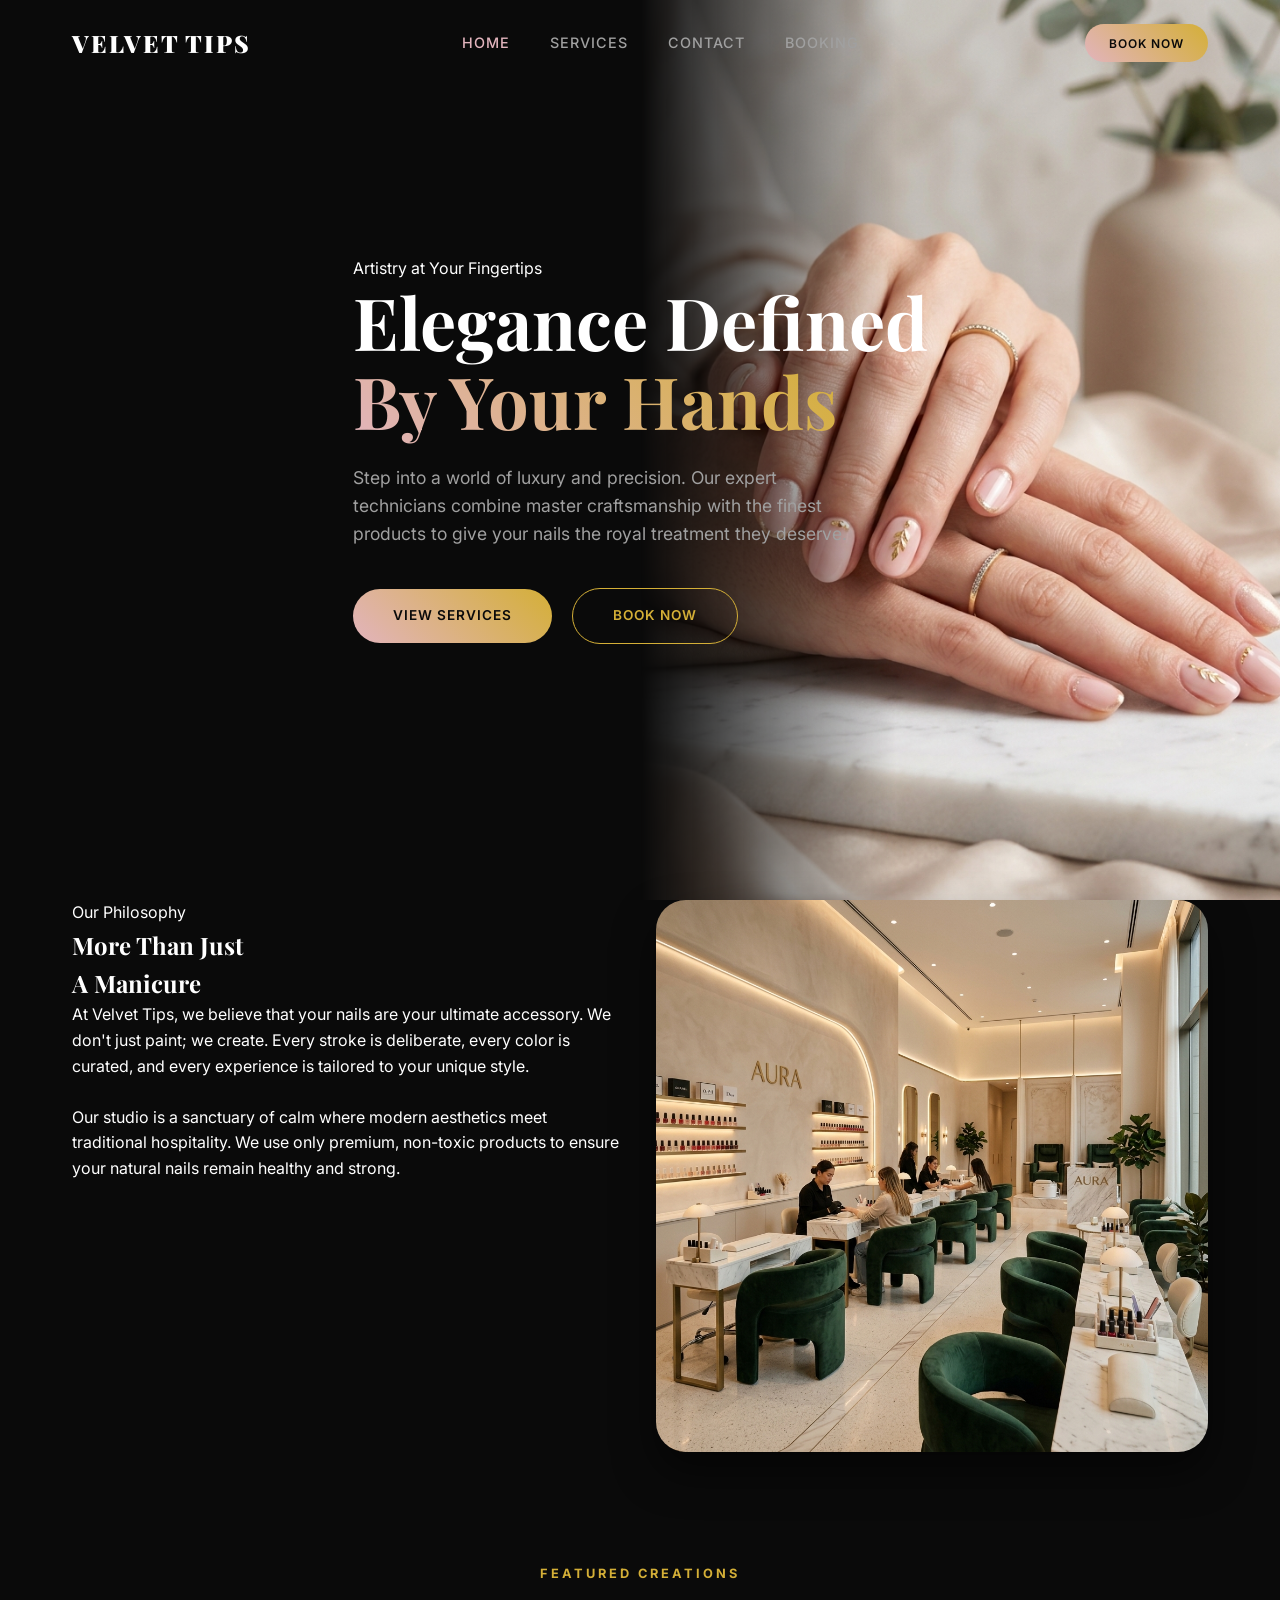
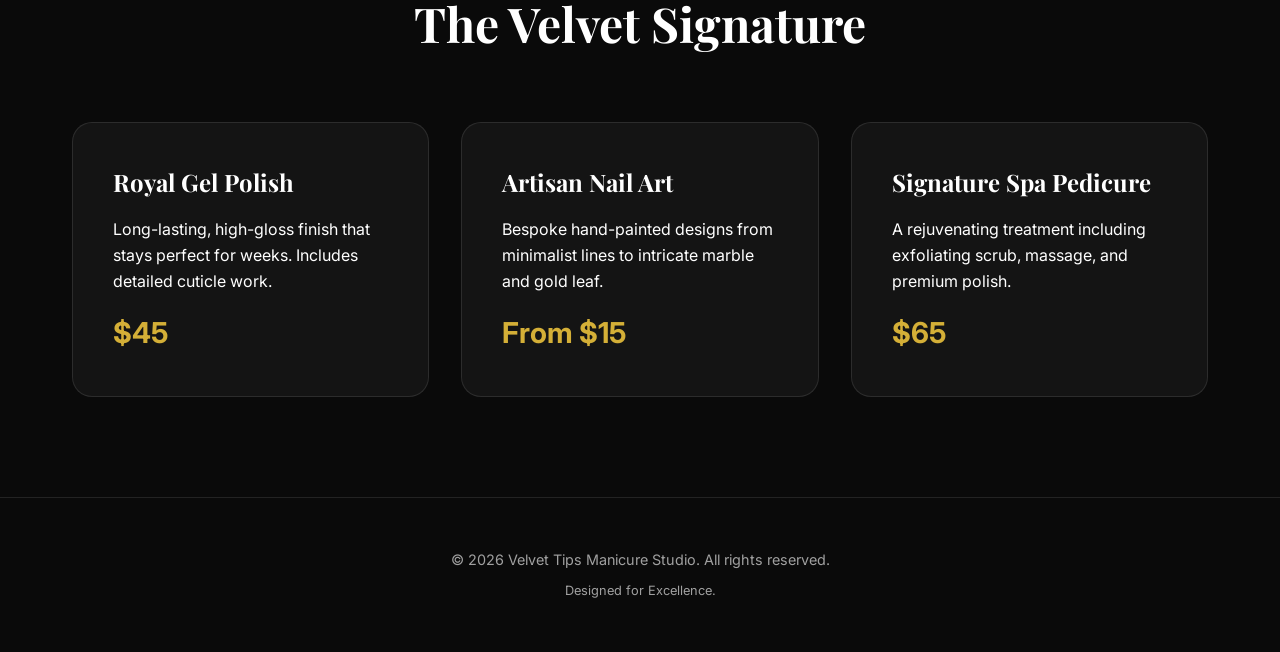
<file: index.html>
<!DOCTYPE html>
<html lang="en">
<head>
    <meta charset="UTF-8">
    <meta name="viewport" content="width=device-width, initial-scale=1.0">
    <title>Velvet Tips | Luxury Manicure Studio</title>
    <meta name="description" content="Experience the pinnacle of nail artistry at Velvet Tips. Professional manicures, pedicures, and bespoke nail art in a luxury spa setting.">
    <link rel="preconnect" href="https://fonts.googleapis.com">
    <link rel="preconnect" href="https://fonts.gstatic.com" crossorigin>
    <link href="https://fonts.googleapis.com/css2?family=Inter:wght@400;500;600&family=Playfair+Display:wght@700;900&display=swap" rel="stylesheet">
    <link rel="stylesheet" href="css/style.css">
</head>
<body>
    <header id="main-header">
        <div class="container">
            <nav>
                <div class="nav-content">
                    <a href="index.html" class="logo">VELVET TIPS</a>
                    <ul class="nav-links">
                        <li><a href="index.html" class="active">Home</a></li>
                        <li><a href="services.html">Services</a></li>
                        <li><a href="contact.html">Contact</a></li>
                        <li><a href="booking.html">Booking</a></li>
                    </ul>
                    <div class="nav-cta">
                        <a href="booking.html" class="btn btn-primary" style="padding: 0.6rem 1.5rem; font-size: 0.75rem;">Book Now</a>
                    </div>
                </div>
            </nav>
        </div>
    </header>

    <main>
        <section class="hero">
            <div class="container">
                <div class="hero-content" data-reveal>
                    <span class="subtitle">Artistry at Your Fingertips</span>
                    <h1>Elegance Defined <br><span class="text-gradient">By Your Hands</span></h1>
                    <p>Step into a world of luxury and precision. Our expert technicians combine master craftsmanship with the finest products to give your nails the royal treatment they deserve.</p>
                    <div class="hero-btns">
                        <a href="services.html" class="btn btn-primary">View Services</a>
                        <a href="booking.html" class="btn btn-outline">Book Now</a>
                    </div>
                </div>
            </div>
            <img src="assets/hero.png" alt="Luxury Manicure" class="hero-image">
        </section>

        <section class="about container">
            <div class="grid">
                <div class="about-text" data-reveal>
                    <span class="subtitle">Our Philosophy</span>
                    <h2>More Than Just <br>A Manicure</h2>
                    <p>At Velvet Tips, we believe that your nails are your ultimate accessory. We don't just paint; we create. Every stroke is deliberate, every color is curated, and every experience is tailored to your unique style.</p>
                    <br>
                    <p>Our studio is a sanctuary of calm where modern aesthetics meet traditional hospitality. We use only premium, non-toxic products to ensure your natural nails remain healthy and strong.</p>
                </div>
                <div class="about-image" data-reveal>
                    <img src="assets/salon.png" alt="Our Salon Interior" style="width: 100%; border-radius: 30px; box-shadow: 0 20px 40px rgba(0,0,0,0.5);">
                </div>
            </div>
        </section>

        <section class="featured">
            <div class="container">
                <div class="section-header" data-reveal>
                    <span class="subtitle">Featured Creations</span>
                    <h2>The Velvet Signature</h2>
                </div>
                <div class="grid">
                    <div class="card" data-reveal>
                        <h3>Royal Gel Polish</h3>
                        <p>Long-lasting, high-gloss finish that stays perfect for weeks. Includes detailed cuticle work.</p>
                        <p class="price">$45</p>
                    </div>
                    <div class="card" data-reveal>
                        <h3>Artisan Nail Art</h3>
                        <p>Bespoke hand-painted designs from minimalist lines to intricate marble and gold leaf.</p>
                        <p class="price">From $15</p>
                    </div>
                    <div class="card" data-reveal>
                        <h3>Signature Spa Pedicure</h3>
                        <p>A rejuvenating treatment including exfoliating scrub, massage, and premium polish.</p>
                        <p class="price">$65</p>
                    </div>
                </div>
            </div>
        </section>
    </main>

    <footer>
        <div class="container">
            <p>&copy; 2026 Velvet Tips Manicure Studio. All rights reserved.</p>
            <p style="margin-top: 10px; font-size: 0.8rem;">Designed for Excellence.</p>
        </div>
    </footer>

    <script src="js/main.js"></script>
</body>
</html>
</file>
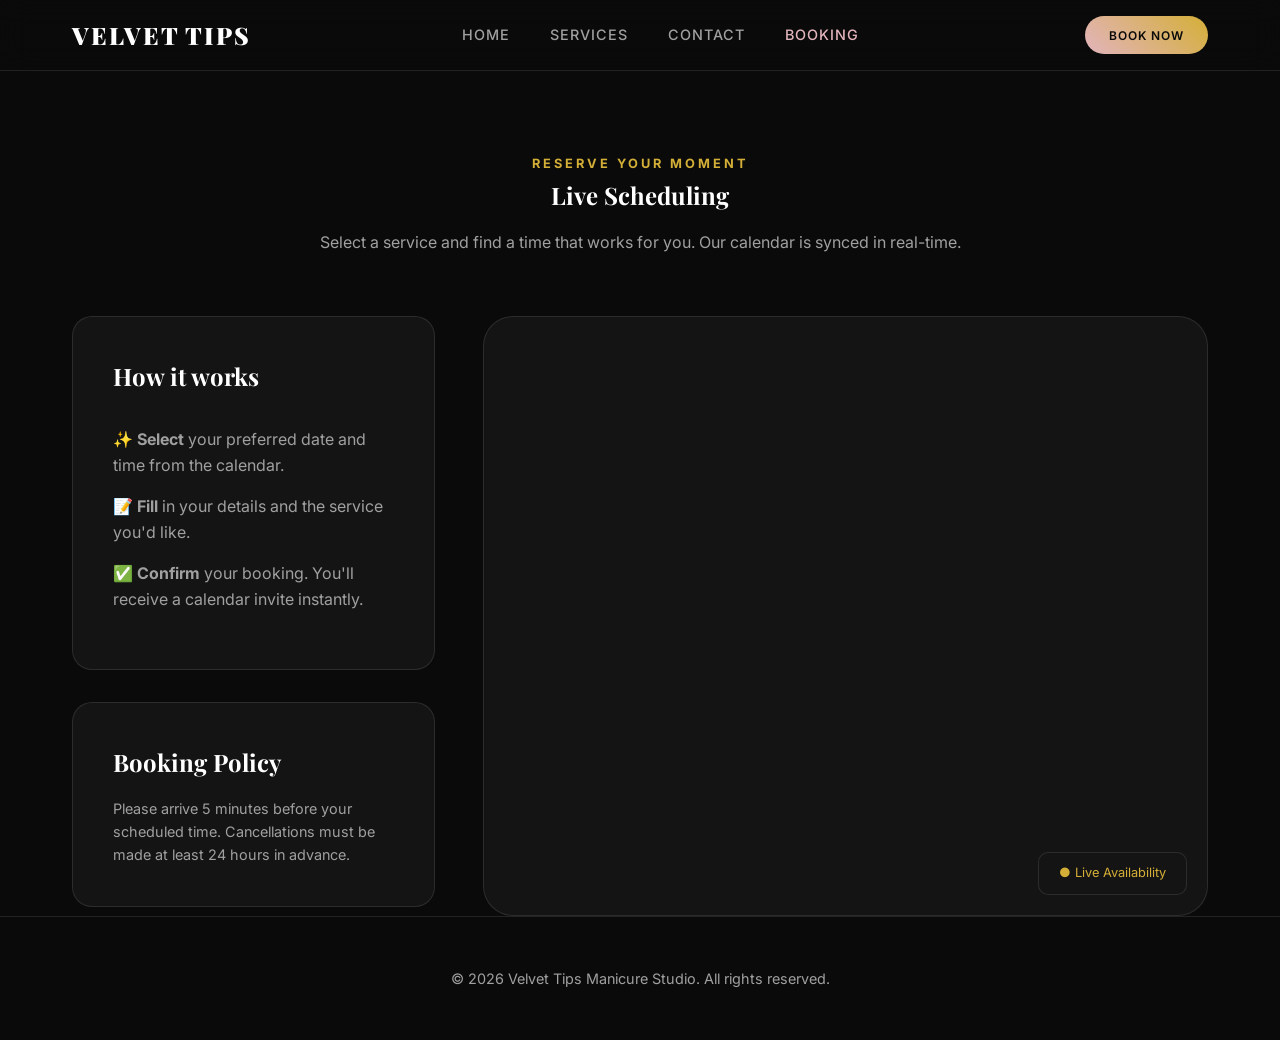
<file: booking.html>
<!DOCTYPE html>
<html lang="en">
<head>
    <meta charset="UTF-8">
    <meta name="viewport" content="width=device-width, initial-scale=1.0">
    <title>Book Now | Velvet Tips Manicure Studio</title>
    <meta name="description" content="Schedule your luxury manicure or pedicure at Velvet Tips. Real-time availability via our Google Calendar integration.">
    <link rel="preconnect" href="https://fonts.googleapis.com">
    <link rel="preconnect" href="https://fonts.gstatic.com" crossorigin>
    <link href="https://fonts.googleapis.com/css2?family=Inter:wght@400;500;600&family=Playfair+Display:wght@700;900&display=swap" rel="stylesheet">
    <link rel="stylesheet" href="css/style.css">
</head>
<body>
    <header id="main-header" class="scrolled">
        <div class="container">
            <nav>
                <div class="nav-content">
                    <a href="index.html" class="logo">VELVET TIPS</a>
                    <ul class="nav-links">
                        <li><a href="index.html">Home</a></li>
                        <li><a href="services.html">Services</a></li>
                        <li><a href="contact.html">Contact</a></li>
                        <li><a href="booking.html" class="active">Booking</a></li>
                    </ul>
                    <div class="nav-cta">
                        <a href="booking.html" class="btn btn-primary" style="padding: 0.6rem 1.5rem; font-size: 0.75rem;">Book Now</a>
                    </div>
                </div>
            </nav>
        </div>
    </header>

    <main>
        <section class="booking-hero container" style="padding-top: 150px;">
            <div class="section-header" data-reveal>
                <span class="subtitle">Reserve Your Moment</span>
                <h1>Live Scheduling</h1>
                <p style="color: var(--text-muted); margin-top: 1rem;">Select a service and find a time that works for you. Our calendar is synced in real-time.</p>
            </div>

            <div class="booking-grid" data-reveal>
                <div class="booking-info">
                    <div class="card" style="margin-bottom: 2rem;">
                        <h3>How it works</h3>
                        <ul style="list-style: none; color: var(--text-muted); padding-top: 1rem;">
                            <li style="margin-bottom: 1rem;">✨ <strong>Select</strong> your preferred date and time from the calendar.</li>
                            <li style="margin-bottom: 1rem;">📝 <strong>Fill</strong> in your details and the service you'd like.</li>
                            <li style="margin-bottom: 1rem;">✅ <strong>Confirm</strong> your booking. You'll receive a calendar invite instantly.</li>
                        </ul>
                    </div>
                    <div class="card">
                        <h3>Booking Policy</h3>
                        <p style="color: var(--text-muted); font-size: 0.9rem;">Please arrive 5 minutes before your scheduled time. Cancellations must be made at least 24 hours in advance.</p>
                    </div>
                </div>

                <div class="calendar-container">
                    <!-- Google Calendar Appointment Schedule Embed Placeholder -->
                    <!-- Note: In a real scenario, the user would replace this URL with their Google Calendar Appointment Schedule link -->
                    <iframe src="https://calendar.google.com/calendar/embed?src=en.usa%23holiday%40group.v.calendar.google.com&ctz=America%2FNew_York" style="border: 0" width="800" height="600" frameborder="0" scrolling="no"></iframe>
                    
                    <div style="position: absolute; bottom: 20px; right: 20px; background: var(--surface); padding: 10px 20px; border-radius: 10px; border: 1px solid var(--glass-border); font-size: 0.8rem; color: var(--accent);">
                        ● Live Availability
                    </div>
                </div>
            </div>
        </section>
    </main>

    <footer>
        <div class="container">
            <p>&copy; 2026 Velvet Tips Manicure Studio. All rights reserved.</p>
        </div>
    </footer>

    <script src="js/main.js"></script>
</body>
</html>
</file>
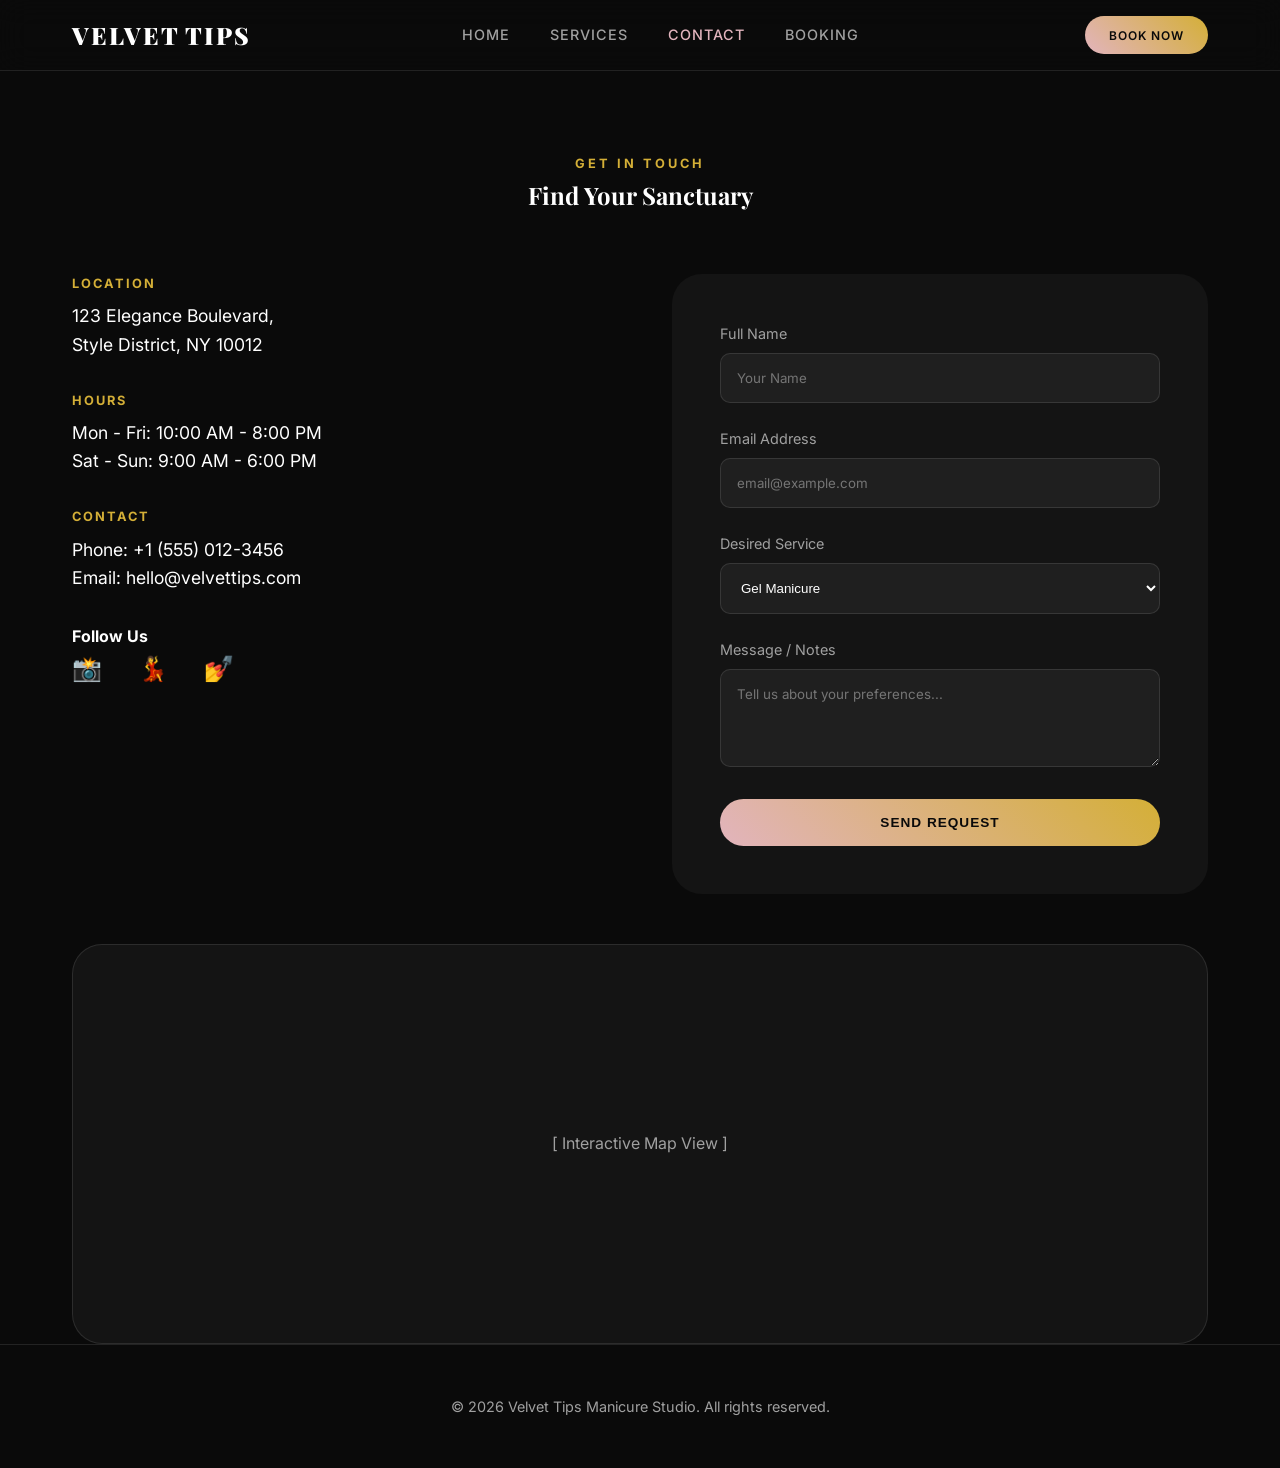
<file: contact.html>
<!DOCTYPE html>
<html lang="en">
<head>
    <meta charset="UTF-8">
    <meta name="viewport" content="width=device-width, initial-scale=1.0">
    <title>Contact Us | Velvet Tips Manicure Studio</title>
    <meta name="description" content="Visit Velvet Tips in the heart of the city. Book your appointment or reach out for inquiries.">
    <link rel="preconnect" href="https://fonts.googleapis.com">
    <link rel="preconnect" href="https://fonts.gstatic.com" crossorigin>
    <link href="https://fonts.googleapis.com/css2?family=Inter:wght@400;500;600&family=Playfair+Display:wght@700;900&display=swap" rel="stylesheet">
    <link rel="stylesheet" href="css/style.css">
    <style>
        .contact-hero {
            padding-top: 150px;
            padding-bottom: 50px;
        }
        .info-card {
            margin-bottom: 2rem;
        }
        .info-card h4 {
            color: var(--accent);
            text-transform: uppercase;
            font-size: 0.8rem;
            letter-spacing: 2px;
            margin-bottom: 0.5rem;
        }
        .info-card p {
            font-size: 1.1rem;
        }
    </style>
</head>
<body>
    <header id="main-header" class="scrolled">
        <div class="container">
            <nav>
                <div class="nav-content">
                    <a href="index.html" class="logo">VELVET TIPS</a>
                    <ul class="nav-links">
                        <li><a href="index.html">Home</a></li>
                        <li><a href="services.html">Services</a></li>
                        <li><a href="contact.html" class="active">Contact</a></li>
                        <li><a href="booking.html">Booking</a></li>
                    </ul>
                    <div class="nav-cta">
                        <a href="booking.html" class="btn btn-primary" style="padding: 0.6rem 1.5rem; font-size: 0.75rem;">Book Now</a>
                    </div>
                </div>
            </nav>
        </div>
    </header>

    <main>
        <section class="contact-hero container">
            <div class="section-header" data-reveal>
                <span class="subtitle">Get In Touch</span>
                <h1>Find Your Sanctuary</h1>
            </div>

            <div class="contact-container">
                <div class="contact-info" data-reveal>
                    <div class="info-card">
                        <h4>Location</h4>
                        <p>123 Elegance Boulevard,<br>Style District, NY 10012</p>
                    </div>
                    <div class="info-card">
                        <h4>Hours</h4>
                        <p>Mon - Fri: 10:00 AM - 8:00 PM<br>Sat - Sun: 9:00 AM - 6:00 PM</p>
                    </div>
                    <div class="info-card">
                        <h4>Contact</h4>
                        <p>Phone: +1 (555) 012-3456<br>Email: hello@velvettips.com</p>
                    </div>
                    <div class="socials" style="margin-top: 2rem;">
                        <h4>Follow Us</h4>
                        <p style="letter-spacing: 15px; font-size: 1.5rem;">📸 💃 💅</p>
                    </div>
                </div>

                <form class="contact-form" data-reveal>
                    <div class="form-group">
                        <label>Full Name</label>
                        <input type="text" placeholder="Your Name" required>
                    </div>
                    <div class="form-group">
                        <label>Email Address</label>
                        <input type="email" placeholder="email@example.com" required>
                    </div>
                    <div class="form-group">
                        <label>Desired Service</label>
                        <select style="width: 100%; padding: 1rem; background: rgba(255,255,255,0.05); border: 1px solid var(--glass-border); border-radius: 10px; color: white;">
                            <option>Gel Manicure</option>
                            <option>Nail Art Custom</option>
                            <option>Spa Pedicure</option>
                            <option>Acrylic Full Set</option>
                        </select>
                    </div>
                    <div class="form-group">
                        <label>Message / Notes</label>
                        <textarea rows="4" placeholder="Tell us about your preferences..."></textarea>
                    </div>
                    <button type="submit" class="btn btn-primary" style="width: 100%;">Send Request</button>
                </form>
            </div>
        </section>

        <section class="map-placeholder container" data-reveal>
            <div style="width: 100%; height: 400px; background: var(--surface); border-radius: 30px; display: flex; align-items: center; justify-content: center; border: 1px solid var(--glass-border);">
                <p style="color: var(--text-muted);">[ Interactive Map View ]</p>
            </div>
        </section>
    </main>

    <footer>
        <div class="container">
            <p>&copy; 2026 Velvet Tips Manicure Studio. All rights reserved.</p>
        </div>
    </footer>

    <script src="js/main.js"></script>
</body>
</html>
</file>
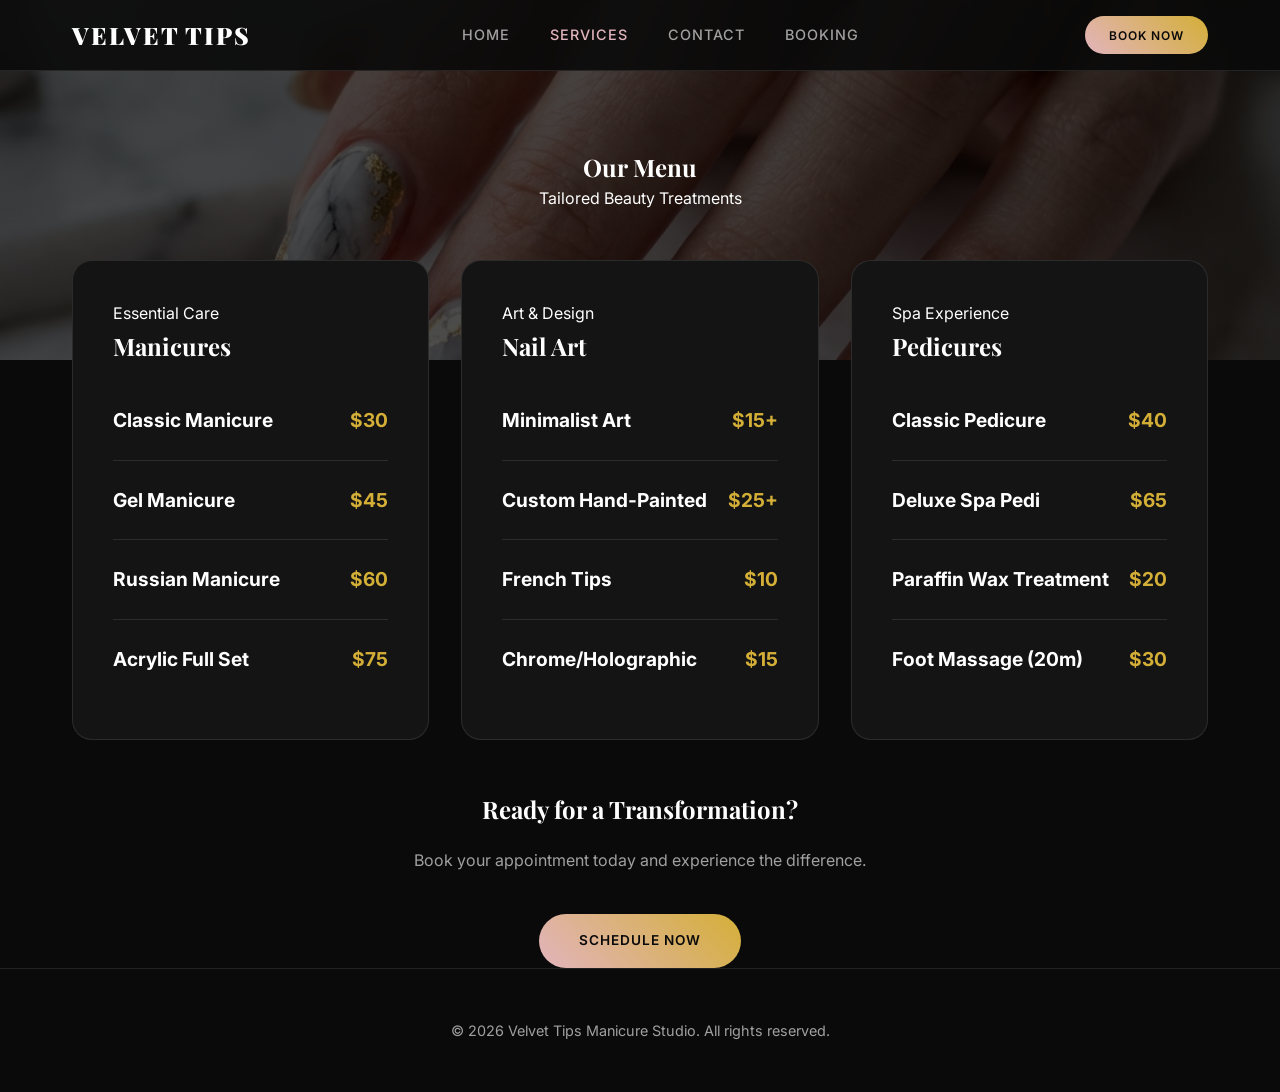
<file: services.html>
<!DOCTYPE html>
<html lang="en">
<head>
    <meta charset="UTF-8">
    <meta name="viewport" content="width=device-width, initial-scale=1.0">
    <title>Services | Velvet Tips Manicure Studio</title>
    <meta name="description" content="Explore our range of luxury nail services including gel polish, acrylic extensions, and hand-painted nail art.">
    <link rel="preconnect" href="https://fonts.googleapis.com">
    <link rel="preconnect" href="https://fonts.gstatic.com" crossorigin>
    <link href="https://fonts.googleapis.com/css2?family=Inter:wght@400;500;600&family=Playfair+Display:wght@700;900&display=swap" rel="stylesheet">
    <link rel="stylesheet" href="css/style.css">
    <style>
        .services-hero {
            height: 40vh;
            display: flex;
            align-items: center;
            justify-content: center;
            text-align: center;
            background: linear-gradient(rgba(0,0,0,0.7), rgba(0,0,0,0.7)), url('assets/nails.png');
            background-size: cover;
            background-position: center;
        }
        .service-list {
            margin-top: -100px;
            position: relative;
            z-index: 10;
        }
        .price-item {
            display: flex;
            justify-content: space-between;
            align-items: center;
            padding: 1.5rem 0;
            border-bottom: 1px solid var(--glass-border);
        }
        .price-item:last-child { border-bottom: none; }
        .price-item h4 { font-size: 1.2rem; color: var(--text-main); }
        .price-item .price-val { color: var(--accent); font-weight: 700; font-size: 1.2rem; }
    </style>
</head>
<body>
    <header id="main-header" class="scrolled">
        <div class="container">
            <nav>
                <div class="nav-content">
                    <a href="index.html" class="logo">VELVET TIPS</a>
                    <ul class="nav-links">
                        <li><a href="index.html">Home</a></li>
                        <li><a href="services.html" class="active">Services</a></li>
                        <li><a href="contact.html">Contact</a></li>
                        <li><a href="booking.html">Booking</a></li>
                    </ul>
                    <div class="nav-cta">
                        <a href="booking.html" class="btn btn-primary" style="padding: 0.6rem 1.5rem; font-size: 0.75rem;">Book Now</a>
                    </div>
                </div>
            </nav>
        </div>
    </header>

    <main>
        <section class="services-hero">
            <div class="container">
                <h1 data-reveal>Our Menu</h1>
                <p data-reveal class="subtitle">Tailored Beauty Treatments</p>
            </div>
        </section>

        <section class="service-list container">
            <div class="grid">
                <div class="card" data-reveal>
                    <span class="subtitle">Essential Care</span>
                    <h3>Manicures</h3>
                    <div class="price-item">
                        <h4>Classic Manicure</h4>
                        <span class="price-val">$30</span>
                    </div>
                    <div class="price-item">
                        <h4>Gel Manicure</h4>
                        <span class="price-val">$45</span>
                    </div>
                    <div class="price-item">
                        <h4>Russian Manicure</h4>
                        <span class="price-val">$60</span>
                    </div>
                    <div class="price-item">
                        <h4>Acrylic Full Set</h4>
                        <span class="price-val">$75</span>
                    </div>
                </div>

                <div class="card" data-reveal>
                    <span class="subtitle">Art & Design</span>
                    <h3>Nail Art</h3>
                    <div class="price-item">
                        <h4>Minimalist Art</h4>
                        <span class="price-val">$15+</span>
                    </div>
                    <div class="price-item">
                        <h4>Custom Hand-Painted</h4>
                        <span class="price-val">$25+</span>
                    </div>
                    <div class="price-item">
                        <h4>French Tips</h4>
                        <span class="price-val">$10</span>
                    </div>
                    <div class="price-item">
                        <h4>Chrome/Holographic</h4>
                        <span class="price-val">$15</span>
                    </div>
                </div>

                <div class="card" data-reveal>
                    <span class="subtitle">Spa Experience</span>
                    <h3>Pedicures</h3>
                    <div class="price-item">
                        <h4>Classic Pedicure</h4>
                        <span class="price-val">$40</span>
                    </div>
                    <div class="price-item">
                        <h4>Deluxe Spa Pedi</h4>
                        <span class="price-val">$65</span>
                    </div>
                    <div class="price-item">
                        <h4>Paraffin Wax Treatment</h4>
                        <span class="price-val">$20</span>
                    </div>
                    <div class="price-item">
                        <h4>Foot Massage (20m)</h4>
                        <span class="price-val">$30</span>
                    </div>
                </div>
            </div>
        </section>

        <section class="container" style="text-align: center; padding-top: 50px;">
            <div data-reveal>
                <h2>Ready for a Transformation?</h2>
                <p style="color: var(--text-muted); margin: 20px 0 40px;">Book your appointment today and experience the difference.</p>
                <a href="booking.html" class="btn btn-primary">Schedule Now</a>
            </div>
        </section>
    </main>

    <footer>
        <div class="container">
            <p>&copy; 2026 Velvet Tips Manicure Studio. All rights reserved.</p>
        </div>
    </footer>

    <script src="js/main.js"></script>
</body>
</html>
</file>
<file: css/style.css>
/* Design System */
:root {
    --primary: #E2B4BD; /* Dusty Rose */
    --accent: #D4AF37;  /* Gold */
    --bg-dark: #0A0A0A; /* Deep Obsidian */
    --surface: #141414; /* Charcoal */
    --text-main: #FFFFFF;
    --text-muted: #A0A0A0;
    --transition-smooth: all 0.4s cubic-bezier(0.4, 0, 0.2, 1);
    --glass: rgba(255, 255, 255, 0.05);
    --glass-border: rgba(255, 255, 255, 0.1);
}

* {
    margin: 0;
    padding: 0;
    box-sizing: border-box;
}

body {
    background-color: var(--bg-dark);
    color: var(--text-main);
    font-family: 'Inter', sans-serif;
    line-height: 1.6;
    overflow-x: hidden;
}

h1, h2, h3 {
    font-family: 'Playfair Display', serif;
    font-weight: 700;
}

/* Typography Helpers */
.text-accent { color: var(--accent); }
.text-gradient {
    background: linear-gradient(45deg, var(--primary), var(--accent));
    -webkit-background-clip: text;
    -webkit-text-fill-color: transparent;
}

/* Layout */
.container {
    max-width: 1200px;
    margin: 0 auto;
    padding: 0 2rem;
}

/* Header & Navigation */
header {
    position: fixed;
    top: 0;
    width: 100%;
    z-index: 1000;
    transition: var(--transition-smooth);
}

header.scrolled {
    background: rgba(10, 10, 10, 0.9);
    backdrop-filter: blur(15px);
    border-bottom: 1px solid var(--glass-border);
}

nav {
    padding: 1.5rem 0;
    transition: var(--transition-smooth);
}

header.scrolled nav {
    padding: 1rem 0;
}

.nav-content {
    display: flex;
    justify-content: space-between;
    align-items: center;
}

.logo {
    font-size: 1.5rem;
    font-family: 'Playfair Display', serif;
    font-weight: 900;
    text-decoration: none;
    color: var(--text-main);
    letter-spacing: 2px;
}

.nav-links {
    display: flex;
    gap: 2.5rem;
    list-style: none;
}

.nav-links a {
    text-decoration: none;
    color: var(--text-muted);
    font-size: 0.9rem;
    font-weight: 500;
    text-transform: uppercase;
    letter-spacing: 1px;
    transition: var(--transition-smooth);
}

.nav-links a:hover, .nav-links a.active {
    color: var(--primary);
}

.nav-cta {
    margin-left: 1rem;
}

/* Hero Section */
.hero {
    height: 100vh;
    display: flex;
    align-items: center;
    position: relative;
    overflow: hidden;
}

.hero-image {
    position: absolute;
    top: 0;
    right: 0;
    width: 50%;
    height: 100%;
    object-fit: cover;
    z-index: -1;
    mask-image: linear-gradient(to left, black 60%, transparent);
}

.hero-content {
    max-width: 600px;
}

.hero h1 {
    font-size: 4.5rem;
    line-height: 1.1;
    margin-bottom: 1.5rem;
}

.hero p {
    font-size: 1.1rem;
    color: var(--text-muted);
    margin-bottom: 2.5rem;
    max-width: 500px;
}

.btn {
    display: inline-block;
    padding: 1rem 2.5rem;
    border: none;
    border-radius: 50px;
    font-weight: 600;
    text-decoration: none;
    cursor: pointer;
    transition: var(--transition-smooth);
    text-transform: uppercase;
    letter-spacing: 1px;
    font-size: 0.85rem;
}

.btn-primary {
    background: linear-gradient(45deg, var(--primary), var(--accent));
    color: var(--bg-dark);
}

.btn-primary:hover {
    transform: translateY(-3px);
    box-shadow: 0 10px 20px rgba(226, 180, 189, 0.3);
}

.btn-outline {
    border: 1px solid var(--accent);
    color: var(--accent);
    margin-left: 1rem;
}

.btn-outline:hover {
    background: var(--accent);
    color: var(--bg-dark);
}

/* Section Common */
section {
    padding: 100px 0;
}

.section-header {
    text-align: center;
    margin-bottom: 60px;
}

.section-header h2 {
    font-size: 3rem;
    margin-bottom: 1rem;
}

.section-header .subtitle {
    color: var(--accent);
    text-transform: uppercase;
    letter-spacing: 3px;
    font-size: 0.8rem;
    font-weight: 700;
}

/* Cards / Grid */
.grid {
    display: grid;
    grid-template-columns: repeat(auto-fit, minmax(300px, 1fr));
    gap: 2rem;
}

.card {
    background: var(--surface);
    padding: 2.5rem;
    border-radius: 20px;
    border: 1px solid var(--glass-border);
    transition: var(--transition-smooth);
}

.card:hover {
    transform: translateY(-10px);
    border-color: var(--primary);
    background: rgba(255, 255, 255, 0.03);
}

.card h3 {
    margin-bottom: 1rem;
    font-size: 1.5rem;
}

.price {
    font-size: 1.8rem;
    font-weight: 700;
    color: var(--accent);
    margin-top: 1rem;
}

/* Contact Page */
.contact-container {
    display: grid;
    grid-template-columns: 1fr 1fr;
    gap: 4rem;
}

.contact-form {
    background: var(--surface);
    padding: 3rem;
    border-radius: 30px;
}

.form-group {
    margin-bottom: 1.5rem;
}

.form-group label {
    display: block;
    margin-bottom: 0.5rem;
    color: var(--text-muted);
    font-size: 0.9rem;
}

.form-group input, .form-group textarea {
    width: 100%;
    padding: 1rem;
    background: rgba(255, 255, 255, 0.05);
    border: 1px solid var(--glass-border);
    border-radius: 10px;
    color: white;
    font-family: inherit;
    transition: var(--transition-smooth);
}

.form-group input:focus, .form-group textarea:focus {
    outline: none;
    border-color: var(--primary);
    background: rgba(255, 255, 255, 0.08);
}

/* Animations */
[data-reveal] {
    opacity: 0;
    transform: translateY(30px);
    transition: 0.8s cubic-bezier(0.4, 0, 0.2, 1);
}

[data-reveal].active {
    opacity: 1;
    transform: translateY(0);
}

/* Booking Section */
.booking-grid {
    display: grid;
    grid-template-columns: 1fr 2fr;
    gap: 3rem;
    align-items: start;
}

.calendar-container {
    background: var(--surface);
    border-radius: 30px;
    border: 1px solid var(--glass-border);
    overflow: hidden;
    height: 600px;
    position: relative;
}

.calendar-container iframe {
    width: 100%;
    height: 100%;
    border: none;
    filter: invert(1) hue-rotate(180deg) brightness(0.8) contrast(1.2); /* Make Google Calendar look dark */
}

@media (max-width: 992px) {
    .booking-grid {
        grid-template-columns: 1fr;
    }
}

/* Footer */
footer {
    padding: 50px 0;
    border-top: 1px solid var(--glass-border);
    text-align: center;
    color: var(--text-muted);
    font-size: 0.9rem;
}

/* Mobile Responsive */
@media (max-width: 768px) {
    header {
        background: rgba(10, 10, 10, 0.95);
        backdrop-filter: blur(10px);
    }
    .nav-links { display: none; }
    .nav-cta { margin-left: auto; }
    
    .hero {
        text-align: center;
        flex-direction: column;
        justify-content: center;
    }
    .hero-image {
        width: 100%;
        height: 50%;
        bottom: 0;
        top: auto;
        mask-image: linear-gradient(to top, black 60%, transparent);
    }
    .hero h1 { font-size: 3rem; }
    .contact-container { grid-template-columns: 1fr; }
}
</file>
